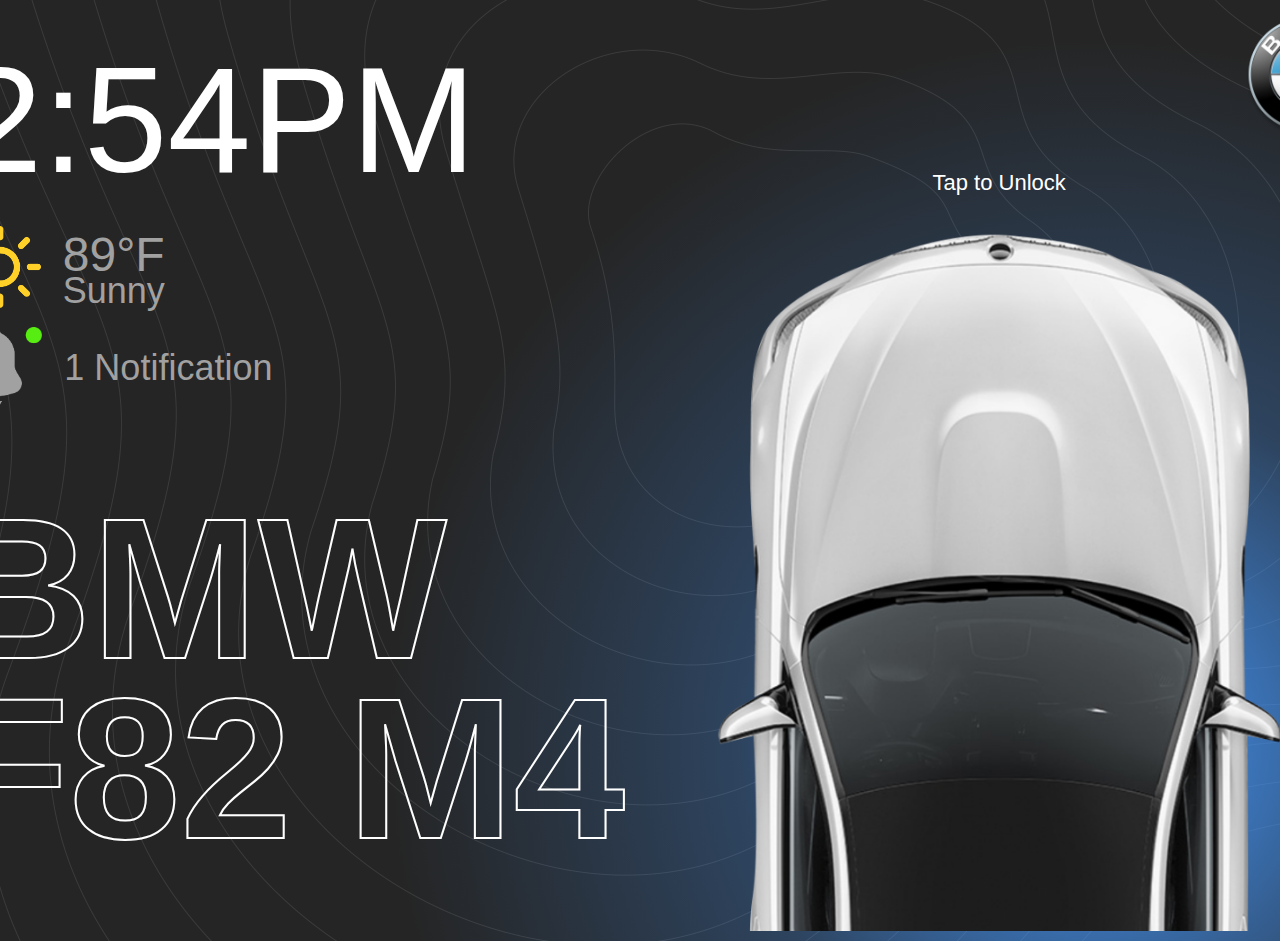
<file: index.html>
<!DOCTYPE html>
<html lang="en">
<head>
  <meta charset="UTF-8">
  <meta name="viewport" content="width=device-width, initial-scale=1.0">
  <title>BMW Welcome Screen</title>
  <link rel="stylesheet" href="styles/index.css">
  <script src="navigation.js" defer></script>
</head>
<body>
  <div id="welcome-screen">
    <div class="left" id="left">
      <div id="top-left">
        <div class="content-wrapper">
          <h1 class="time">2:54PM</h1>
          <div class="welcome-weather" id="welcome-weather">
            <img class="icons" src="icons/sun_icon.png">
            <div class="widget-unactive">
              <p class="degrees">89°F</p>
              <p class="sunny">Sunny</p>
            </div>
          </div>
          <div class="notification-bell" id="notification-bell">
            <img class="icons" src="icons/bell_icon.png" alt="notification-bell">
            <h3 class="widget-unactive notifications">1 Notification</h3>
          </div>
          <div class="bottom-left" id="bottom-left">
            <h1 class="bmw-make">
              BMW <br>F82 M4
            </h1>
          </div>
        </div>
      </div>
    </div>

    <div id="right">
      <div class="swipe-up-stack">
        <div class="swipe-up" id="swipe-up">
          <!-- <img id="swipe-up-icon" class="swipe-up-icon" src="icons/up_arrow.png" alt="Swipe Up Arrow"> -->
          <h1 id="tap-to-unlock" class="tap-to-unlock">Tap to Unlock</h1>
        </div>
        <img class="bmw-swipe" src="bmw_images/bmw_welcome.png" alt="swipe-up-bmw">
      </div>
      <img class="bmw-logo" src="icons/bmw_logo.png">
    </div>
    
    <div class="radial"></div>  
  </div>
  

</body>
</html>
</file>
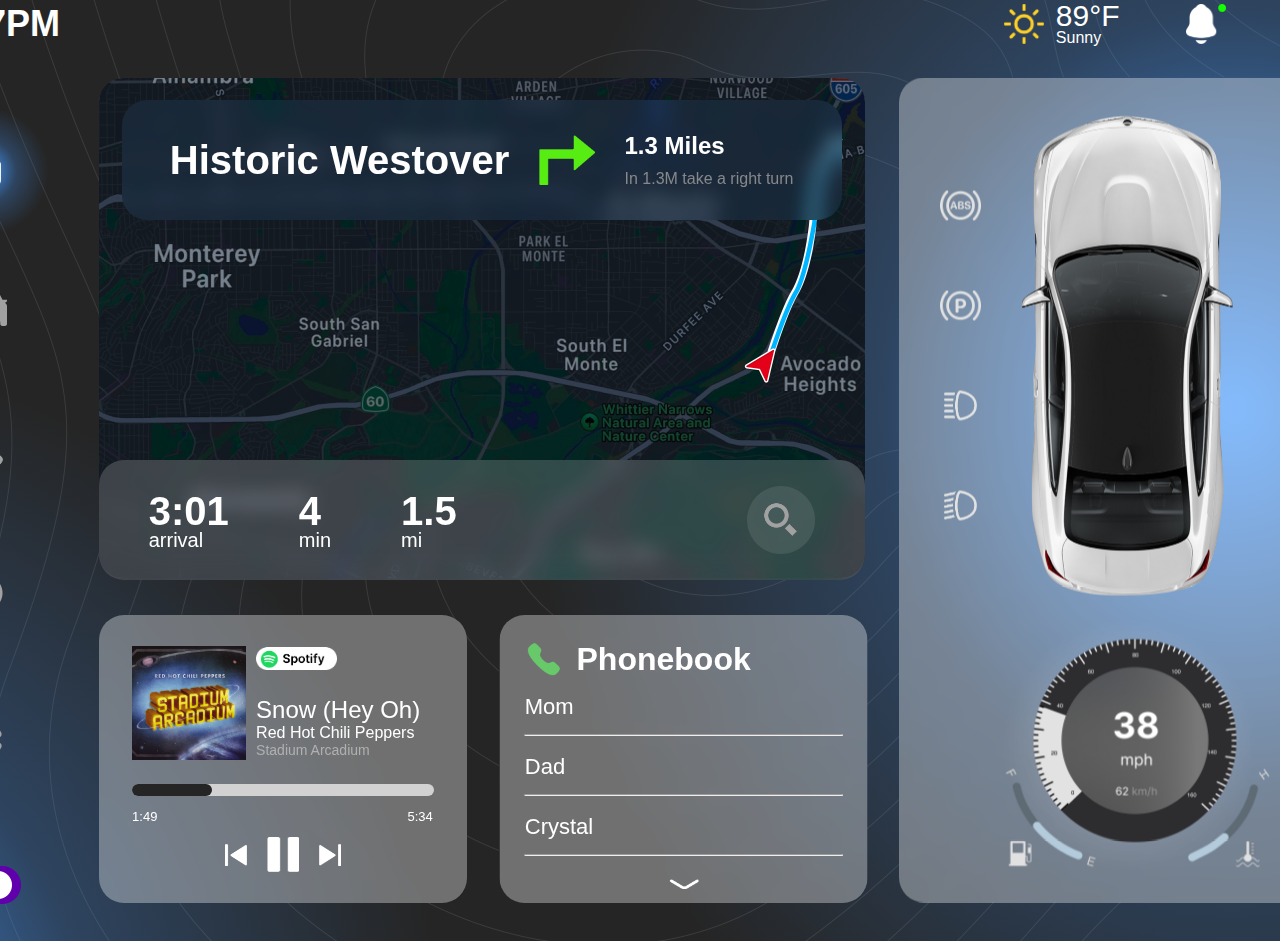
<file: home-darkmode.html>
<!DOCTYPE html>
<html lang="en">
<head>
  <meta charset="UTF-8">
  <meta name="viewport" content="width=device-width, initial-scale=1.0">
  <title>Home Dark Mode</title>
  <link rel="stylesheet" href="styles/home-darkmode.css">
  <script src="navigation.js" defer></script>
</head>
<body>
  <div id="home-screen">

    <div class="top-bar">
      <div class="header-left">
        <h1>2:57PM</h1>
    </div>
      <div class="header-right">
                  <div class="weather-widget">
                    <img class="icons" src="icons/sun_icon.png">
                    <div class="weather-text">
                    <p class="degrees">89°F</p>
                    <p class="sunny">Sunny</p>
                  </div>
                  </div>
        <img class="icons" src="icons/white-bell.png">
        <img class="pfp" src="bmw_images/pfp.png">
      </div>
    </div>

    <div class="nav-bar">
      <img id="home-icon" class="car-home-icon" src="icons/home.png">
      <img id="car-icon" class="car-home-icon" src="icons/car.png">
      <img class="phone-icon" src="icons/Call.png">
      <img id="play-icon" class="play-icon" src="icons/Play.png">
      <img class="setting-icon" src="icons/Setting.png">
      <img id="toggle-to-light" class="toggle" src="icons/nightmode.png">
      <div class="radial-nav"></div>
    </div>

    <div class="map-navigation">
      <div class="map">
        <img src="bmw_images/map_border.png" alt="Map Image">
      </div>

      <div class="directions-container">
        <h1>
          Historic Westover
        </h1>
        <img class="directions-icon" src="icons/Vector 4.png">
        <div class="directions-details">
          <h2>1.3 Miles</h2>
          <p class="right-turn">In 1.3M take a right turn</p>
        </div>
      </div>


      <div class="arrival-container">
        <div>
          <h1>3:01</h1>
          <p>arrival</p>
        </div>
        <div>
          <h1>4</h1>
          <p>min</p>
        </div>
        <div>
          <h1>1.5</h1>
          <p>mi</p>
        </div>
        <img class="search-icon" src="icons/searchicon.png">
      </div>
     
    </div>


    <div class="music">
      <div class="music-main-container">
        <div class="album-details">
          <div>
            <img class="album-cover" src="music/album.png">
          </div>
          <div class="album-text">
            <img class="spotify-bar" src="music/Spotify.png">
            <div class="spacer"></div>
            <h1>Snow (Hey Oh)</h1>
            <h2>Red Hot Chili Peppers</h2>
            <p>Stadium Arcadium</p>
          </div>
        </div>
        <div class="progress-bar">
          <div class="progress-bar-fill">
            <div class="progress-bar-black">
            </div>
          </div>
          <div class="music-time-stamps">
            <p>1:49</p>
            <p>5:34</p>
          </div>
        </div>
        <div class="music-buttons">
          <img class="rewind" src="music/rewind.png">
          <img class="pause" src="music/pause.png">
          <img class="forward" src="music/forawrd.png">
        </div>

      </div>
    </div>



    <div class="phonebook">
      <div class="phonebook-title">
        <img class="phone-icon-green" src="icons/GreenCall.png">
        <h1>Phonebook</h1>
      </div>
      <div class="contacts">
        <p>Mom</p>
        <hr class="custom-hr">
        <p>Dad</p>
        <hr class="custom-hr">
        <p>Crystal</p>
        <hr class="custom-hr">
      </div>
      <div >
        <img class="downward-arrow" src="icons/down_arrow.png">
      </div>
    </div>

    <div class="car-specs">
      <div class="control-boxes">
        <div class="control-box">
          <img class="control ABS-control" src="meter/ABS.png" data-active-src="meter/abs-control-green.png" data-inactive-src="meter/ABS.png">
          <img class="control p-control" src="meter/p.png" data-active-src="meter/p-control-green.png" data-inactive-src="meter/p.png">
          <img class="control highbeams-control" src="meter/HighBeams.png" data-active-src="meter/highbeams-control-green.png" data-inactive-src="meter/HighBeams.png">
          <img class="control lowbeams-control" src="meter/LowBeams.png" data-active-src="meter/lowbeams-control-green.png" data-inactive-src="meter/LowBeams.png">
        </div>
        <div class="full-width-car-container">
          <img class="full-width-car" src="bmw_images/fullwidth-car.png">
        </div>
        <div class="control-box">
          <img src="meter/Caution.png">
          <img src="meter/Traction.png">
          <img src="meter/Tire.png">
          <img src="meter/air bag.png">
        </div>
      </div>
      <div class="car-meter-container">
        <img class="car-meter" src="bmw_images/meter.png">
      </div>
    </div>
     <!--end of car-container-->



    <div class="radial-left"></div>  
    <div class="radial-right"></div> 
    
    

    
    <!-- <div id="call-screen" class="hidden">
      <div class="call-content">
        <h2 class="contact-name">Crystal</h2>
        <img class="contact-photo" src="incomingcall/contact_photo.png" alt="Contact Photo">
      
        <div class="call-actions">
          <img id="hangup-call" class="call-action" src="incomingcall/redphone.png">
          <img class="call-action" src="incomingcall/greenphone.png">
        </div>
        <div>
          <p id="driving-text" onclick="" class="driving-text">Send "Sorry, I am Driving" Text</p>
        </div>
      </div>
    </div>
  </div> -->

  </div>
</body>
</html>
</file>
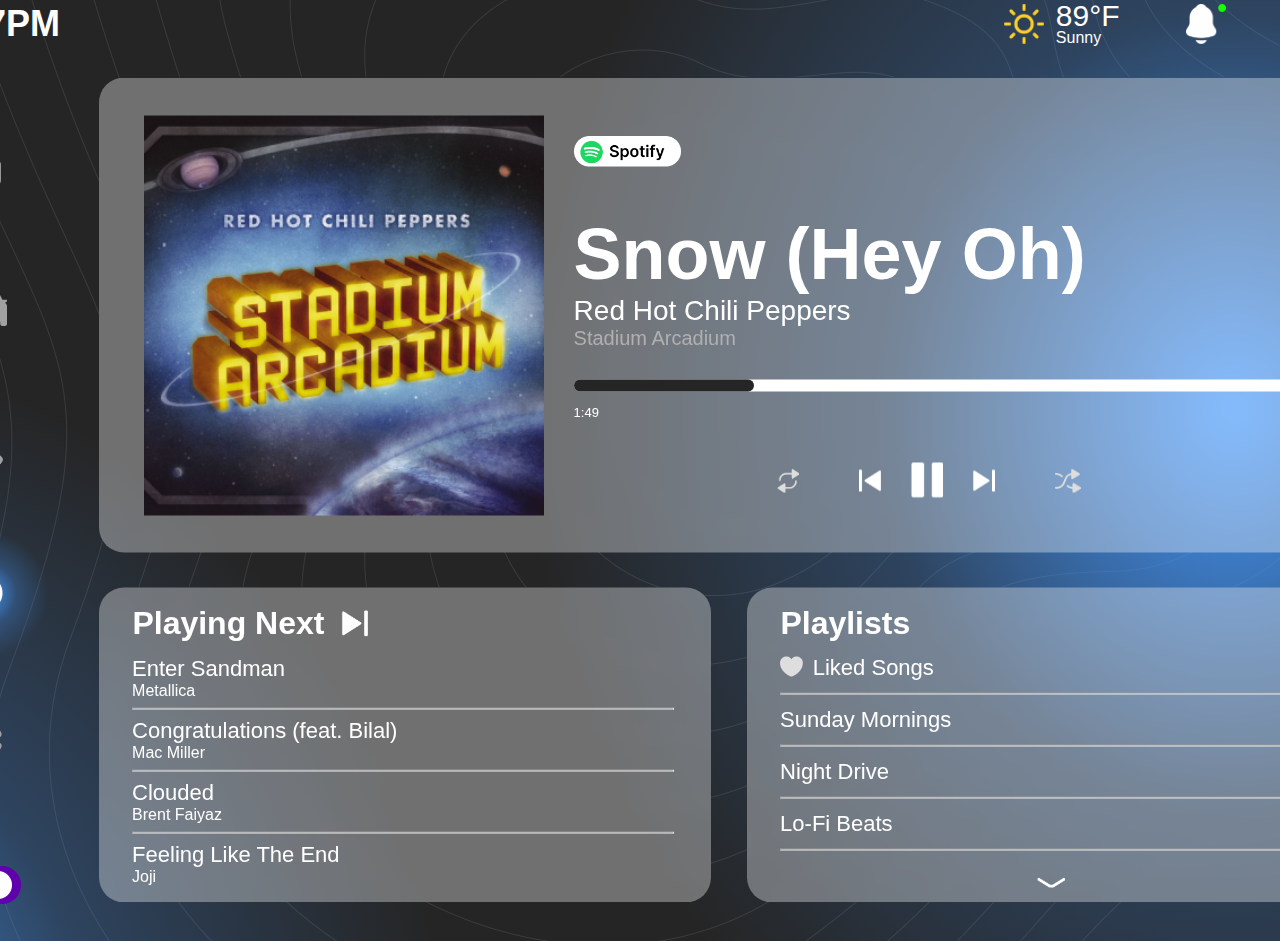
<file: media.html>
<!DOCTYPE html>
<html lang="en">
<head>
  <meta charset="UTF-8">
  <meta name="viewport" content="width=device-width, initial-scale=1.0">
  <link rel="stylesheet" href="styles/media.css">
  <script src="navigation.js" defer></script>
  <title>Media Player</title>
</head>
<body>
  <div id="home-screen">

    <div class="top-bar">
      <div class="header-left">
        <h1>2:57PM</h1>
    </div>
      <div class="header-right">
                  <div class="weather-widget">
                    <img class="icons" src="icons/sun_icon.png">
                    <div class="weather-text">
                    <p class="degrees">89°F</p>
                    <p class="sunny">Sunny</p>
                  </div>
                  </div>
        <img class="icons" src="icons/white-bell.png">
        <img class="pfp" src="bmw_images/pfp.png">
      </div>
    </div>

    <div class="nav-bar">
      <img id="home-icon" class="car-home-icon" src="icons/home-unactive.png">
      <img id="car-icon" class="car-home-icon" src="icons/car.png">
      <img  class="phone-icon" src="icons/Call.png">
      <img id="play-icon" class="play-icon" src="icons/Play-active.png">
      <img class="setting-icon" src="icons/Setting.png">
      <img class="toggle" src="icons/nightmode.png">
      <div class="radial-nav"></div>
    </div>

    <div class="currently-playing-container">
      <div class="album-placement">
        <img class="album-cover" src="music/album.png">
      </div>
      <div class="music-main-container">
  
        <div class="album-details">
  
          <div class="album-text">
            <img class="spotify-bar" src="music/Spotify.png">
            <div class="spacer"></div>
            <h1>Snow (Hey Oh)</h1>
            <h2>Red Hot Chili Peppers</h2>
            <p>Stadium Arcadium</p>
          </div>
        </div>
        <div class="progress-bar">
          <div class="progress-bar-fill">
            <div class="progress-bar-black">
            </div>
          </div>
          <div class="music-time-stamps">
            <p>1:49</p>
            <p>5:34</p>
          </div>
        </div>
        <div class="music-buttons">
          <img class="shuffle-repeat" src="music/repeat.png">
          <img class="rewind" src="music/rewind.png">
          <img class="pause" src="music/pause.png">
          <img class="forward" src="music/forawrd.png">
          <img class="shuffle-repeat" src="music/shuffle.png">
        </div>

      </div>
    </div>


    <div class="playing-next-container">
      <div class="playing-next-title">
        <h1>Playing Next</h1>
        <img class="next-button-icon" src="music/forawrd.png">
      </div>
      <div class="next-songs">
        <div class="next-song">
          <h2>Enter Sandman</h2>
          <p>Metallica</p>
          <hr class="custom-hr">
        </div>

        <div class="next-song">
          <h2>Congratulations (feat. Bilal)</h2>
          <p>Mac Miller</p>
          <hr class="custom-hr">
        </div>

        <div class="next-song">
          <h2>Clouded</h2>
          <p>Brent Faiyaz</p>
          <hr class="custom-hr">
        </div>

        <div class="next-song">
          <h2>Feeling Like The End</h2>
          <p>Joji</p>
        </div>
      </div>
    </div>



    <div class="playlists-container">
      <div class="playlist-title">    
        <h1>Playlists</h1>
      </div>
      <div class="next-songs">
        <div class="playlist-name">
          <div class="heart-icon-text">
          <img class="heart-icon" src="icons/heart_icon.png">
          <h2>Liked Songs</h2>
        </div>
          <hr class="custom-hr-2">
        </div>

        <div class="playlist-name">
          <h2>Sunday Mornings</h2>
          <hr class="custom-hr-2">
        </div>

        <div class="playlist-name">
          <h2>Night Drive</h2>
          <hr class="custom-hr-2">
        </div>

        <div class="playlist-name">
          <h2>Lo-Fi Beats</h2>
          <hr class="custom-hr-2">
        </div>
        <div class="arrow-box">
          <img class="downward-arrow" src="icons/down_arrow.png">
        </div>
      </div>

    </div>



    <!-- radials -->
    <div class="radial-left"></div>  
    <div class="radial-right"></div> 
</body>
</html>
</file>
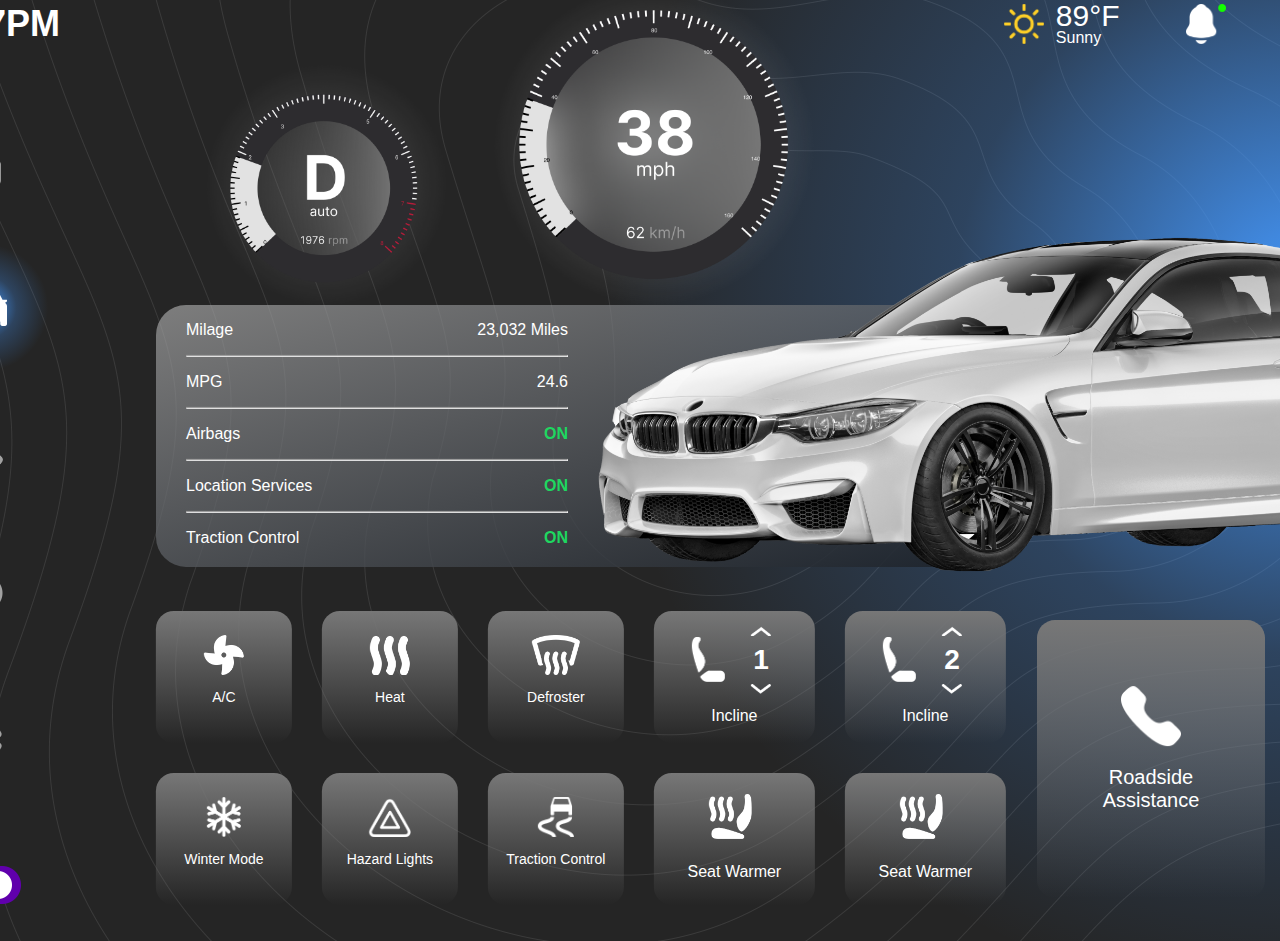
<file: specs.html>
<!DOCTYPE html>
<html lang="en">
<head>
  <meta charset="UTF-8">
  <meta name="viewport" content="width=device-width, initial-scale=1.0">
  <title>Car Specs</title>
  <link rel="stylesheet" href="styles/specs.css">
  <script src="navigation.js" defer></script>
</head>
<body>
  <div id="home-screen">

    <div class="top-bar">
      <div class="header-left">
        <h1>2:57PM</h1>
    </div>
      <div class="header-right">
                  <div class="weather-widget">
                    <img class="icons" src="icons/sun_icon.png">
                    <div class="weather-text">
                    <p class="degrees">89°F</p>
                    <p class="sunny">Sunny</p>
                  </div>
                  </div>
        <img class="icons" src="icons/white-bell.png">
        <img class="pfp" src="bmw_images/pfp.png">
      </div>
    </div>

    <div class="nav-bar">
      <img id="home-icon" class="car-home-icon" src="icons/home-unactive.png">
      <img class="car-home-icon" src="icons/car_white.png">
      <img class="phone-icon" src="icons/Call.png">
      <img  id="play-icon" class="play-icon" src="icons/Play.png">
      <img class="setting-icon" src="icons/Setting.png">
      <img class="toggle" src="icons/nightmode.png">
      <div class="radial-nav"></div>
    </div>

    <div>
    <div>
      <img class="car-meter" src="car specs/car_meters.png">
    </div>
    
    <div class="car-details-image-container">
      <div class="car-details-text">
        <div class="text-lines">
          <div class="text-box">
          <p>Milage</p>
          <p>23,032 Miles</p>
        </div>
          <hr class="custom-hr">
        </div>
        <div class="text-lines">
          <div class="text-box">
          <p>MPG</p>
          <p>24.6</p>
        </div>
          <hr class="custom-hr">
        </div>
        <div class="text-lines">
          <div class="text-box">
          <p>Airbags</p>
          <p class="ON">ON</p>
        </div>
          <hr class="custom-hr">
        </div>
        <div class="text-lines">
          <div class="text-box">
          <p>Location Services</p>
          <p  class="toggle-text ON">ON</p>
        </div>
          <hr class="custom-hr">
          <div class="text-box">
          <p>Traction Control</p>
          <p class="toggle-text ON" class="ON">ON</p>
        </div>
        </div>
        <div>
          <img class="car-side" src="car specs/bmw_side.png">
        </div>
      </div>
      
    </div>

    <div class="car-features">
    <div class="row-1">
  <div class="linear-box">
    <img src="car specs/ac.png">
    <p>A/C</p>
  </div>
  <div class="linear-box">
    <img src="car specs/heat.png">
    <p>Heat</p>
  </div>
  <div class="linear-box">
    <img src="car specs/defroster.png">
    <p>Defroster</p>
  </div>
  <div class="linear-box-long">
    <div class="incline-1">
      <img class="incline-icon"src="car specs/incline.png">
      <div class="incline-box">
        <img class="up-arrow" src="car specs/up-arrow.png">
        <h1 class="incline-level">1</h1>
        <img class="down-arrow" src="car specs/down-arrow.png">
      </div>
    </div>
    <div>
      <h2>Incline</h2>
    </div>
  </div>
  <div class="linear-box-long">
    <div class="incline-1">
      <img class="incline-icon"src="car specs/incline.png">
      <div class="incline-box">
        <img class="up-arrow" src="car specs/up-arrow.png">
        <h1 class="incline-level">2</h1>
        <img class="down-arrow" src="car specs/down-arrow.png">
      </div>
    </div>
    <div>
      <h2>Incline</h2>
    </div>
  </div>
    </div>

    <div class="row-2">
      <div class="linear-box">
        <img src="car specs/winter.png">
         <p>Winter Mode</p>
      </div>
      <div class="linear-box">
        <img src="car specs/hazard.png">
        <p>Hazard Lights</p>
      </div>
      <div class="linear-box">
        <img src="car specs/traction.png">
        <p>Traction Control</p>
      </div>
      <div class="linear-box-long">
        <div class="incline-1">
          <img class="control incline-icon" src="car specs/seat-warmer.png" data-active-src="car specs/red-seat-warmer.png" data-inactive-src="car specs/seat-warmer.png">
        </div>
        <div>
          <h2 class="seat-warmer-text">Seat Warmer</h2>
        </div>
      </div>
      <div class="linear-box-long">
        <div class="incline-1">
          <img class="control incline-icon" src="car specs/seat-warmer.png" data-active-src="car specs/red-seat-warmer.png" data-inactive-src="car specs/seat-warmer.png">
        </div>
        <div>
          <h2 class="seat-warmer-text">Seat Warmer</h2>
        </div>
      </div>
        </div>   

     <div class="road-assistance-container">
      <img src="car specs/Iconly/Bold/Call.png">
        <p>Roadside<br>Assistance</p>
     </div>

      </div>
    
    </div>

    
    <div class="radial-right"></div>
  </div> 
</body>
</html>
</file>
<file: styles/index.css>
html, body {
  margin: 0;
  padding: 0;
  width: 100%;
  height: 100%;
  overflow: hidden; /* Prevents scrolling */
}

#welcome-screen {
  width: 1512px;
  height: 982px;
  position: absolute;
  top: 50%;
  left: 50%;
  font-family: Arial, Helvetica, sans-serif;
  transform: translate(-50%, -50%);
  background-color: #252525;
  background-size: cover;
  background-image: url('pattern.png');
  overflow: hidden;
}

.time {
  color: white;
  font-size: 150px;
  font-weight: 400;
  margin-top: 0;
  margin-bottom: 0px;
}

.widget-unactive {
  justify-content: center; 
  color: #A1A1A1;
  font-weight: 100;
  padding-left: 22px;
  margin: 0px;
}

.top-left {
  padding-bottom: 0px;
}

.icons {
  height: 82px;
}

.welcome-weather {
  line-height: 0px;
  display: flex;
  align-items: center;
}

.degrees {
  font-size: 48px;
  font-weight: lighter;
  margin-bottom: 4px;
}

.sunny {
  font-size: 36px;
}

.notifications {
  font-size: 36px;
}

.tap-to-unlock {
  font-weight: 100;
  font-size: 22px;
  color: white;
}

#bottom-left {
  font-size: 100px;
  color: transparent; 
  -webkit-text-stroke: 2px white;
  line-height: 180px;
}

.bottom-left {
  margin-bottom: 10px;
}

.notification-bell {
  line-height: 0px;
  flex-direction: row;
  display: flex;
  align-items: center;
}

.bmw-make {
  margin-top: 90px;
  margin-left: -12px;
}

.bmw-swipe {
  height: 700px;
}

.bmw-logo {
  height: 120px;
  position: fixed;
  top: 6%; 
  left: 90%; 
}

.swipe-up-stack {
  flex-direction: column;
  display: flex;
  align-items: center;
  top: 20%;  
  left: 55%;
  position: fixed;
}

.swipe-up-icon {
  height: 10px;
  cursor: pointer;
}

.swipe-up {
  flex-direction: column;
  display: flex;
  align-items: center;
  margin-bottom: 20px;
  cursor: pointer;
}

.content-wrapper {
  padding: 75px;
  box-sizing: border-box; /* Ensure padding does not increase width */
}

#right-container {
  position: relative;
  width: 100%;
  height: 100%;
}

.radial {
  background: radial-gradient(#4599FE, #4598fe44, #4598fe00, transparent);
  height: 1500px;
  width: 1500px;
  border-radius: 50%;
  position: absolute;
  top: 80%;
  left: 80%;
  transform: translate(-50%, -50%);
  z-index: -1;
}


.fade-out {
  opacity: 1;
  transition: opacity 0.2s ease-in;
}
</file>
<file: styles/home-darkmode.css>
html, body {
  margin: 0;
  padding: 0;
  width: 100%;
  height: 100%;
  overflow: hidden; 
}

#home-screen {
  width: 1512px;
  height: 982px;
  position: absolute;
  top: 50%;
  left: 50%;
  font-family: Arial, Helvetica, sans-serif;
  transform: translate(-50%, -50%);
  background-color: #252525;
  background-size: cover;
  background-image: url('pattern.png');
  overflow: hidden;
}

.top-bar{
  display: flex;
  justify-content: space-between;
  align-items: center;
  padding: 0px 50px;
  color: white;
  margin-top: 20px;
  font-size: 18px;
  font-weight: lighter;
}

.header-right{
  display: flex;
  flex-direction: row;
  color: white;
  box-sizing: border-box;
  gap: 60px;
  align-items: center;
}

.degrees{
  font-size: 30px;
  margin-bottom: 22px;
  margin-top: 22px;
  
}
.sunny{
  font-weight: lighter;
  font-size: 16px;
}

.icons{
  height: 40px;
}

.weather-widget{
  display: flex;
  align-items: center;
  padding-right: 6px;
}

.weather-text{
 align-items: center;
  line-height: 0px;
  padding-left: 12px;
  
}

.pfp{
  height: 60px;
 
}


.nav-bar{
  display: flex;
  flex-direction: column;
  align-items: center;
  gap: 105px;
  position: absolute;
  left: 64px;
  top: 192px;
}

.play-icon{
  height: 42px;
  cursor: pointer;
}

.setting-icon{
  height: 42px;
}

.car-home-icon{
  height: 35px;
  cursor: pointer;
}

.phone-icon{
  height: 36px;
}

.toggle{
  height: 38px;
  cursor: pointer;
}

.radial-nav {
  background: radial-gradient(#4599FE, #4598fe44, #4598fe00, transparent);
  height: 135px;
  width: 135px;
  border-radius: 50%;
  position: absolute;
  transform: translate(-0%, -35%); /* Center it horizontally and vertically */
  z-index: -1;
}

.radial-left {
  background: radial-gradient(#4599FE, #4598fe44, #4598fe00, transparent);
  height: 1500px;
  width: 1500px;
  border-radius: 50%;
  position: absolute;
  transform: translate(-60%, 15%); /* Center it horizontally and vertically */
  z-index: -1;
}

.radial-right {
  background: radial-gradient(#4599FE, #4598fe44, #4598fe00, transparent);
  height: 1700px;
  width: 1500px;
  border-radius: 50%;
  position: absolute;
  transform: translate(40%, -30%); /* Center it horizontally and vertically */
  z-index: -1;
}


.car-specs{
  width: 460px;
  height: 825px;
  background-color:rgba(255, 255, 255, 0.346);
  border-radius: 25px;
  display: flex;
  flex-direction: column; 
  justify-content: center; 
  align-items: center; 
  position: absolute;
  margin-top: 40px;
  margin-left: 20px;
  top: 50%; 
  left: 81%; 
  transform: translate(-50%, -50%);
  backdrop-filter: blur(10px);
}



.phonebook{
  width: 368px;
  height: 288px;
  background-color:rgba(255, 255, 255, 0.346);
  border-radius: 25px;
  display: flex;
  flex-direction: column; 
  justify-content: center; 
  align-items: center; 
  position: absolute;
  margin-top: 5px;
  top: 81%; 
  left: 52%; 
  margin-left: 8px;
  transform: translate(-48.5%, -50%);
  backdrop-filter: blur(10px);
}

.music{
  width: 368px;
  height: 288px;
  background-color:rgba(255, 255, 255, 0.346);
  border-radius: 25px;
  display: flex;
  flex-direction: column; 
  justify-content: center; 
  align-items: center; 
  position: absolute;
  margin-top: 5px;
  margin-left: 6px;
  top: 81%; 
  left:26%;
  transform: translate(-50%, -50%);
  backdrop-filter: blur(10px);
}

.map-navigation{
  width: 766px;
  height: 500px;
  background-color:rgba(255, 255, 255, 0.346);
  border-radius: 25px;
  display: flex;
  flex-direction: column; 
  justify-content: center; 
  align-items: center; 
  position: absolute;
  margin-top: 6px;
  margin-left: 8px;
  top: 37%; 
  left:39%;
  transform: translate(-50%, -50%);
  backdrop-filter: blur(10px);
}

.phonebook{
  color: white;
}

.phone-icon-green{
  height: 32px;
}
.downward-arrow{
  height: 10px;
  margin-top: 15px;
}

.phonebook-title{
  display: flex;
  flex-direction: row;
  align-items: center;
  gap: 17px;
  position: absolute;
  transform:translate(-20%, -125%);
}
.phonebook p{
  font-size: 22px;
  font-weight:light;
  margin-bottom: 14px;
  margin-top: 18px;
}
.custom-hr{
  color: white;
  width: 316px;
}

.contacts{
  margin-top: 50px;
}


.map {
  width: 100%;
  height: 100%;

}

.map img {
  width: 100%;
  height: 100%;
  object-fit: cover;
  border-radius: 24px;
}


.directions-container{
  position: absolute;
  width: 720px;
  height: 120px;
  background-color:rgba(34, 64, 95, 0.346);
  border-radius: 25px;
  display: flex;
  backdrop-filter: blur(10px);
  transform:translate(0%, -140%);
  display: flex;
  flex-direction: row;
  align-items: center;
  justify-content: center; 
  gap: 30px;
}

.directions-icon{
  height: 50px;
}

.directions-container h1{
  font-size: 40px;
  color: white;
}

.directions-container h2{
  color: white;
  margin: 0; 
  padding: 0; 
}

.directions-container p{
  color: #87888C;
  margin: 0; 
  padding: 0; 
  margin-top:10px; /
}

.arrival-container{
  position: absolute;
  width: 766px;
  height: 120px;
  background-color:rgba(231, 231, 231, 0.2);
  border-radius: 25px;
  display: flex;
  backdrop-filter: blur(10px);
  transform:translate(0%, 160%);
  display: flex;
  flex-direction: row;
  align-items: center;
  justify-content: center; 
  gap: 70px;
  color: white;
}

.arrival-container h1{
  margin: 0; 
  padding: 0; 
  font-size: 40px;
}

.arrival-container p{
  margin: 0; 
  padding: 0;
  font-size: 20px; 
  font-weight: lighter;
  margin-top:-5px;
}


.search-icon{
  height: 68px;
  padding-left: 220px;
}

.car-specs {
  width: 460px;
  height: 825px;
  background-color: rgba(255, 255, 255, 0.346);
  border-radius: 25px;
  display: flex;
  flex-direction: column;
  justify-content: center;
  align-items: center;
  position: absolute;
  margin-top: 40px;
  margin-left: 20px;
  top: 50%;
  left: 81%;
  transform: translate(-50%, -50%);
  backdrop-filter: blur(10px);
  gap: 0px;
}

.control-boxes {
  display: grid;
  grid-template-columns: 1fr auto 1fr;
  width: 100%;
  margin-top: 30px;
}

.control-box {
  display: flex;
  flex-direction: column;
  align-items: center;
  justify-content: center;
  gap: 70px;
  
}

.control-box img {
  height: 30px;
}

.full-width-car-container {
  display: flex;
  justify-content: center;
  align-items: center;
}

.full-width-car {
  height: 480px;
  width: 100%;
  object-fit: cover;
  
}

.car-meter-container {
  display: flex;
  justify-content: center;
}

.car-meter {
  height: 300px;
}

.music{
  width: 100;
}

.album-cover{
  height: 114px;
  
}

.spotify-bar{
  height: 30px;
}


.album-details{
  display: flex;
  flex-direction: row;
}

.spacer{
  height: 22px;
}

.album-details h1{
  font-size: 24px;
  margin: 0; 
  padding: 0;
  color: white;
  font-weight: 500;
}


.album-details h2{
  font-size: 16px;
  margin: 0; 
  font-weight: lighter;
  color: white;
  padding: 0;
}

.album-details p {
  font-size: 14px;
  margin: 0; 
  padding: 0;
  color: #B0B0B0;
}

.album-text{
margin-left: 10px;
}

.spotify-bar{
  margin-top: -6px;
}

.pause{
  height: 35px;
}

.rewind{
  height: 22px;
}

.forward{
  height: 22px;
}

.music-buttons{
  display: flex;
  flex-direction: row;
  align-items: center;
  justify-content: center;
  gap: 20px;
}

.progress-bar-fill{
  width: 302px;
  height: 12px;
  background-color: #D2D2D2;
  border-radius: 30px;
  display: flex;
  flex-direction: column;
  align-items: center;
  justify-content: center;
}

.progress-bar{
  color: white;
  font-size: 13px;
  margin-top: 20px;
}

.music-time-stamps{
  display: flex;
  flex-direction: row;
  gap: 250px;
}

.progress-bar-black{
  width: 80px;
  height: 12px;
  background-color: #252525;
  border-radius: 30px;
  margin-left: -222px;
}

/* Call Screen Styles */
/* #call-screen {
  position: fixed;
  top: 0;
  left: 0;
  width: 100%;
  height: 100%;
  background: rgba(105, 105, 105, 0.5);
  display: flex;
  justify-content: center;
  align-items: center;
  z-index: 1000;
  backdrop-filter: blur(10px);
}

#call-screen .call-content {
  padding: 20px;
  border-radius: 10px;
  text-align: center;
}

.contact-name {
  color: white;
  font-size: 110px; 
  margin-bottom: 20px;
  margin-top: 0px;
}

.contact-photo {
  height: 400px;
  border-radius: 50%;
}

.call-action {
  height: 100px;
  border-radius: 50%;
  gap: 80px;
  margin: 0px 200px 0px 200px;
}



.driving-text{
  color: #C6C6C6;
  text-decoration: underline;
  font-size: 17px;
  cursor:pointer;
}


#mode-transition-container {
  transition: background-color 0.5s ease;
}

.hidden {
  display: none;
}

#call-screen {
  position: fixed;
  top: 0;
  left: 0;
  width: 100%;
  height: 100%;
  background-color: rgba(80, 80, 80, 0.5);
  color: white;
  display: flex;
  align-items: center;
  justify-content: center;
  opacity: 0;
  transition: opacity 0.2s ease-in-out;
}



#hangup-call{
  cursor: pointer;
}

#call-screen.hidden {
  display: none;
}

#call-screen.show {
  display: flex;
  opacity: 1;
} */


.ABS-control{
  cursor: pointer;
}


.p-control{
  cursor: pointer;
}

.highbeams-control{
  cursor: pointer;
}

.lowbeams-control{
  cursor: pointer;
}
</file>
<file: styles/media.css>
html, body {
  margin: 0;
  padding: 0;
  width: 100%;
  height: 100%;
  overflow: hidden; 
}

#home-screen {
  width: 1512px;
  height: 982px;
  position: absolute;
  top: 50%;
  left: 50%;
  font-family: Arial, Helvetica, sans-serif;
  transform: translate(-50%, -50%);
  background-color: #252525;
  background-size: cover;
  background-image: url('pattern.png');
  overflow: hidden;
}

.top-bar{
  display: flex;
  justify-content: space-between;
  align-items: center;
  padding: 0px 50px;
  color: white;
  margin-top: 20px;
  font-size: 18px;
  font-weight: lighter;
}

.header-right{
  display: flex;
  flex-direction: row;
  color: white;
  box-sizing: border-box;
  gap: 60px;
  align-items: center;
}

.degrees{
  font-size: 30px;
  margin-bottom: 22px;
  margin-top: 22px;
  
}
.sunny{
  font-weight: lighter;
  font-size: 16px;
}

.icons{
  height: 40px;
}

.weather-widget{
  display: flex;
  align-items: center;
  padding-right: 6px;
}

.weather-text{
 align-items: center;
  line-height: 0px;
  padding-left: 12px;
  
}

.pfp{
  height: 60px;

}


.nav-bar{
  display: flex;
  flex-direction: column;
  align-items: center;
  gap: 105px;
  position: absolute;
  left: 64px;
  top: 192px;
}

.play-icon{
  height: 42px;
  cursor: pointer;
}

.setting-icon{
  height: 42px;
}

.car-home-icon{
  height: 35px;
  cursor: pointer;
}

.phone-icon{
  height: 36px;
}

.toggle{
  height: 38px;
  cursor: pointer;
}

.radial-nav {
  background: radial-gradient(#4599FE, #4598fe44, #4598fe00, transparent);
  height: 135px;
  width: 135px;
  border-radius: 50%;
  position: absolute;
  transform: translate(-0%, 278%); /* Center it horizontally and vertically */
  z-index: -1;
}

.radial-left {
  background: radial-gradient(#4599FE, #4598fe44, #4598fe00, transparent);
  height: 1500px;
  width: 1500px;
  border-radius: 50%;
  position: absolute;
  transform: translate(-60%, 15%); /* Center it horizontally and vertically */
  z-index: -1;
}

.radial-right {
  background: radial-gradient(#4599FE, #4598fe44, #4598fe00, transparent);
  height: 1700px;
  width: 1500px;
  border-radius: 50%;
  position: absolute;
  transform: translate(40%, -30%); /* Center it horizontally and vertically */
  z-index: -1;
}

.currently-playing-container{
  width: 1260px;
  height: 475px;
  background-color:rgba(255, 255, 255, 0.346);
  border-radius: 25px;
  display: flex;
  justify-content: center; 
  align-items: center; 
  position: absolute;
  margin-top: 42px;
  margin-left: 13px;
  top: 32%; 
  left: 55%; 
  transform: translate(-50%, -50%);
  backdrop-filter: blur(10px);
}

.playing-next-container{
  width: 612px;
  height: 315px;
  background-color:rgba(255, 255, 255, 0.346);
  border-radius: 25px;
  display: flex;
  flex-direction: column; 
  justify-content: center; 
  align-items: center; 
  position: absolute;
  margin-top: 0px;
  margin-left: 7px;
  top: 80%; 
  left:34%;
  transform: translate(-50%, -50%);
  backdrop-filter: blur(10px);
}


.playlists-container{
  width: 612px;
  height: 315px;
  background-color:rgba(255, 255, 255, 0.346);
  border-radius: 25px;
  display: flex;
  flex-direction: column; 
  justify-content: center; 
  align-items: center; 
  position: absolute;
  margin-top: 0px;
  margin-left: 20px;
  top: 80%; 
  left:76%;
  transform: translate(-50%, -50%);
  backdrop-filter: blur(10px);
}

.playing-next-container{
  color: white;
}

.next-button-icon{
  height: 26px;
}

.playlist-title{
  display: flex;
  flex-direction: row;
  align-items: center;
  gap: 17px;
  position: absolute;
  transform:translate(-160%, -152%);
  color: white;
}

.next-song h2{
  margin: 0;
  font-size: 22px;
  font-weight: lighter;

}

.next-song p{
  margin: 0;
  font-size: 16px;
}

.playing-next-title{
  display: flex;
  flex-direction: row;
  align-items: center;
  gap: 17px;
  position: absolute;
  transform:translate(-66%, -152%);
}

.custom-hr{
  color: white;
  width: 540px;
  
}


.custom-hr-2{
  color: white;
  width: 540px;
  margin-top: 12px;
  margin-bottom: 12px;

}

.arrow-box{
display: flex;
justify-content: center;

}


.music-details{
  margin-top: 50px;
}

.next-songs{
  margin-top: 52px;
  margin-right: 4px;
}

.heart-icon{
  height: 20px;
  margin-top: 2px;
}

.downward-arrow{
  height: 10px;
  margin-top: 15px;

}

.playlist-name h2{
  margin: 0;
  font-size: 22px;
  font-weight: lighter;
  color: white;
}

.heart-icon-text{
  display: flex;
  flex-direction: row;
  gap: 10px;
}

.music{
  width: 100;
}

.album-cover{
  height: 400px;
 
}

.spotify-bar{
  height: 40px;
}


.album-details{
  display: flex;
  flex-direction: row;
  margin-bottom: 30px;
}

.spacer{
  height: 42px;
}

.album-details h1{
  font-size: 72px;
  margin: 0; 
  padding: 0;
  color: white;
}


.album-details h2{
  font-size: 28px;
  margin: 0; 
  font-weight: lighter;
  color: white;
  padding: 0;
}

.album-details p {
  font-size: 20px;
  margin: 0; 
  padding: 0;
  color: #B0B0B0;
}

.album-text{
margin-left: 30px;
}

.spotify-bar{
  margin-top: -6px;
}

.pause{
  height: 35px;
}

.rewind{
  height: 22px;
}

.forward{
  height: 22px;
}

.music-buttons{
  display: flex;
  flex-direction: row;
  align-items: center;
  justify-content: center;
  gap: 30px;
  margin-top: 30px;
}

.progress-bar-fill{
  width: 740px;
  height: 12px;
  background-color: #fff;
  border-radius: 30px;
  display: flex;
  flex-direction: column;
  margin-left: 30px;
  align-items: center;
  justify-content: center;
}

.progress-bar{
  color: white;
  font-size: 13px;
}

.music-time-stamps{
  display: flex;
  flex-direction: row;
  gap: 688px;
  margin-left: 30px;
}

.progress-bar-black{
  width: 180px;
  height: 12px;
  background-color: #252525;
  border-radius: 30px;
  margin-left: -560px;
}


.album-placement{
  display: flex;
  flex-direction: row;
  gap: 10px;
  display: flex;
justify-content: center;
 }

 .shuffle-repeat{
  height: 24px;
  margin-left: 30px;
  margin-right: 30px;
}
</file>
<file: styles/specs.css>
html, body {
  margin: 0;
  padding: 0;
  width: 100%;
  height: 100%;
  overflow: hidden; 
}

#home-screen {
  width: 1512px;
  height: 982px;
  position: absolute;
  top: 50%;
  left: 50%;
  font-family: Arial, Helvetica, sans-serif;
  transform: translate(-50%, -50%);
  background-color: #252525;
  background-size: cover;
  background-image: url('pattern.png');
  overflow: hidden;
}

.top-bar{
  display: flex;
  justify-content: space-between;
  align-items: center;
  padding: 0px 50px;
  color: white;
  margin-top: 20px;
  font-size: 18px;
  font-weight: lighter;
}

.header-right{
  display: flex;
  flex-direction: row;
  color: white;
  box-sizing: border-box;
  gap: 60px;
  align-items: center;
}

.degrees{
  font-size: 30px;
  margin-bottom: 22px;
  margin-top: 22px;
  
}
.sunny{
  font-weight: lighter;
  font-size: 16px;
}

.icons{
  height: 40px;
}

.weather-widget{
  display: flex;
  align-items: center;
  padding-right: 6px;
}

.weather-text{
 align-items: center;
  line-height: 0px;
  padding-left: 12px;
  
}

.pfp{
  height: 60px;
  
}


.nav-bar{
  display: flex;
  flex-direction: column;
  align-items: center;
  gap: 105px;
  position: absolute;
  left: 64px;
  top: 192px;
}

.play-icon{
  height: 42px;
  cursor: pointer;
}

.setting-icon{
  height: 42px;
}

.car-home-icon{
  height: 35px;
  cursor: pointer;
}

.phone-icon{
  height: 36px;
}

.toggle{
  height: 38px;
  cursor: pointer;
}

.radial-nav {
  background: radial-gradient(#4599FE, #4598fe44, #4598fe00, transparent);
  height: 135px;
  width: 135px;
  border-radius: 50%;
  position: absolute;
  transform: translate(-0%, 66%); /* Center it horizontally and vertically */
  z-index: -1;
}



.radial-right {
  background: radial-gradient(#4599FE, #4598fe44, #4598fe00, transparent);
  height: 1500px;
  width: 1500px;
  border-radius: 50%;
  position: absolute;
  transform: translate(45%, -100%); /* Center it horizontally and vertically */
  z-index: -1;
}

.linear-box {
  width: 136px;
  height: 132px;
  background: linear-gradient(to bottom, #777777, #ffffff00);
  border-radius: 18px;
  color: white;
  align-items: center;
  justify-content: center;
  flex-direction: column;
  display: flex;
  font-size: 14px;
}

.linear-box-long {
  width: 161px;
  height: 132px;
  background: linear-gradient(to bottom, #777777, #ffffff00);
  border-radius: 18px;
}


.row-1, .row-2{
  display: flex;
  flex-direction: row;
  gap: 30px;
  margin-top: 30px;
  transform: translate(14%, 100%);
}

.car-features{
margin-left: 70px;
}

.road-assistance-container{
  width: 228px;
  height: 278px;
  background: linear-gradient(to bottom, #777777, #ffffff00);
  border-radius: 18px;
  transform: translate(475%, -55%);
}

.car-meter{
  height: 380px;
  display: flex;
  transform: translate(45%, -30%);
}

.custom-hr{
  color: white;
  margin: 0;
  width: 380px;
}

.text-lines{
  font-size: 16px;
 color: white;
}


.car-details-text{
  display: flex;
  flex-direction: column;
  align-items:flex-start;
  margin-left: 30px;  
}

.car-details-image-container{
  position: absolute;
  height: 262px;
  width: 850px;
  background: linear-gradient(to bottom right, #afafafa3, rgba(26, 32, 40, 0.90));
  border-radius: 30px;
  transform: translate(32%, -55%);

}

.text-box{
  display: flex;
  flex-direction: row;
  align-items: center;
  justify-content: space-between;
}

.car-side{
  height: 380px;
  display: flex;
  transform: translate(47%, -94%);
}

.linear-box img{
  height: 40px;
}

.road-assistance-container{
  color: white;
  align-items: center;
  justify-content: center;
  flex-direction: column;
  display: flex;
  font-size: 20px;
  text-align: center;
  justify-content: center;
}

.road-assistance-container img{
  height: 60px;
  
}

.linear-box-long{
  color: white;
  font-weight: lighter;
  font-size: 14px;
  align-items: center;
  justify-content: center;
  flex-direction: column;
  display: flex;
}

.incline-box img{
  height: 10px;

}

.incline-icon{
  height: 45px;
  padding-right: 8px;
}

.incline-1{
  align-items: center;
  justify-content: center;
  flex-direction: row;
  display: flex;
  margin-top: 10px
}

.incline-box h1{
  margin: 8px;
  font-weight: 600;
  
}

.linear-box-long h2{
  font-size: 16px;
  font-weight: lighter;
}

.incline-box{
  padding-left: 12px;
  display: flex;
  align-items: center;
  justify-content: center;
  flex-direction: column;
}

.up-arrow, .down-arrow{
  cursor: pointer;
}


.ON{
  color: #1ED760;
  font-weight: bold;
  /* cursor: pointer; */
}


.off {
  color: red;
  font-weight: bold;
  cursor: pointer;
}

.seat-warmer-text{
  padding-top: 10px;
}

.toggle-text{
  cursor: pointer;
}
</file>
